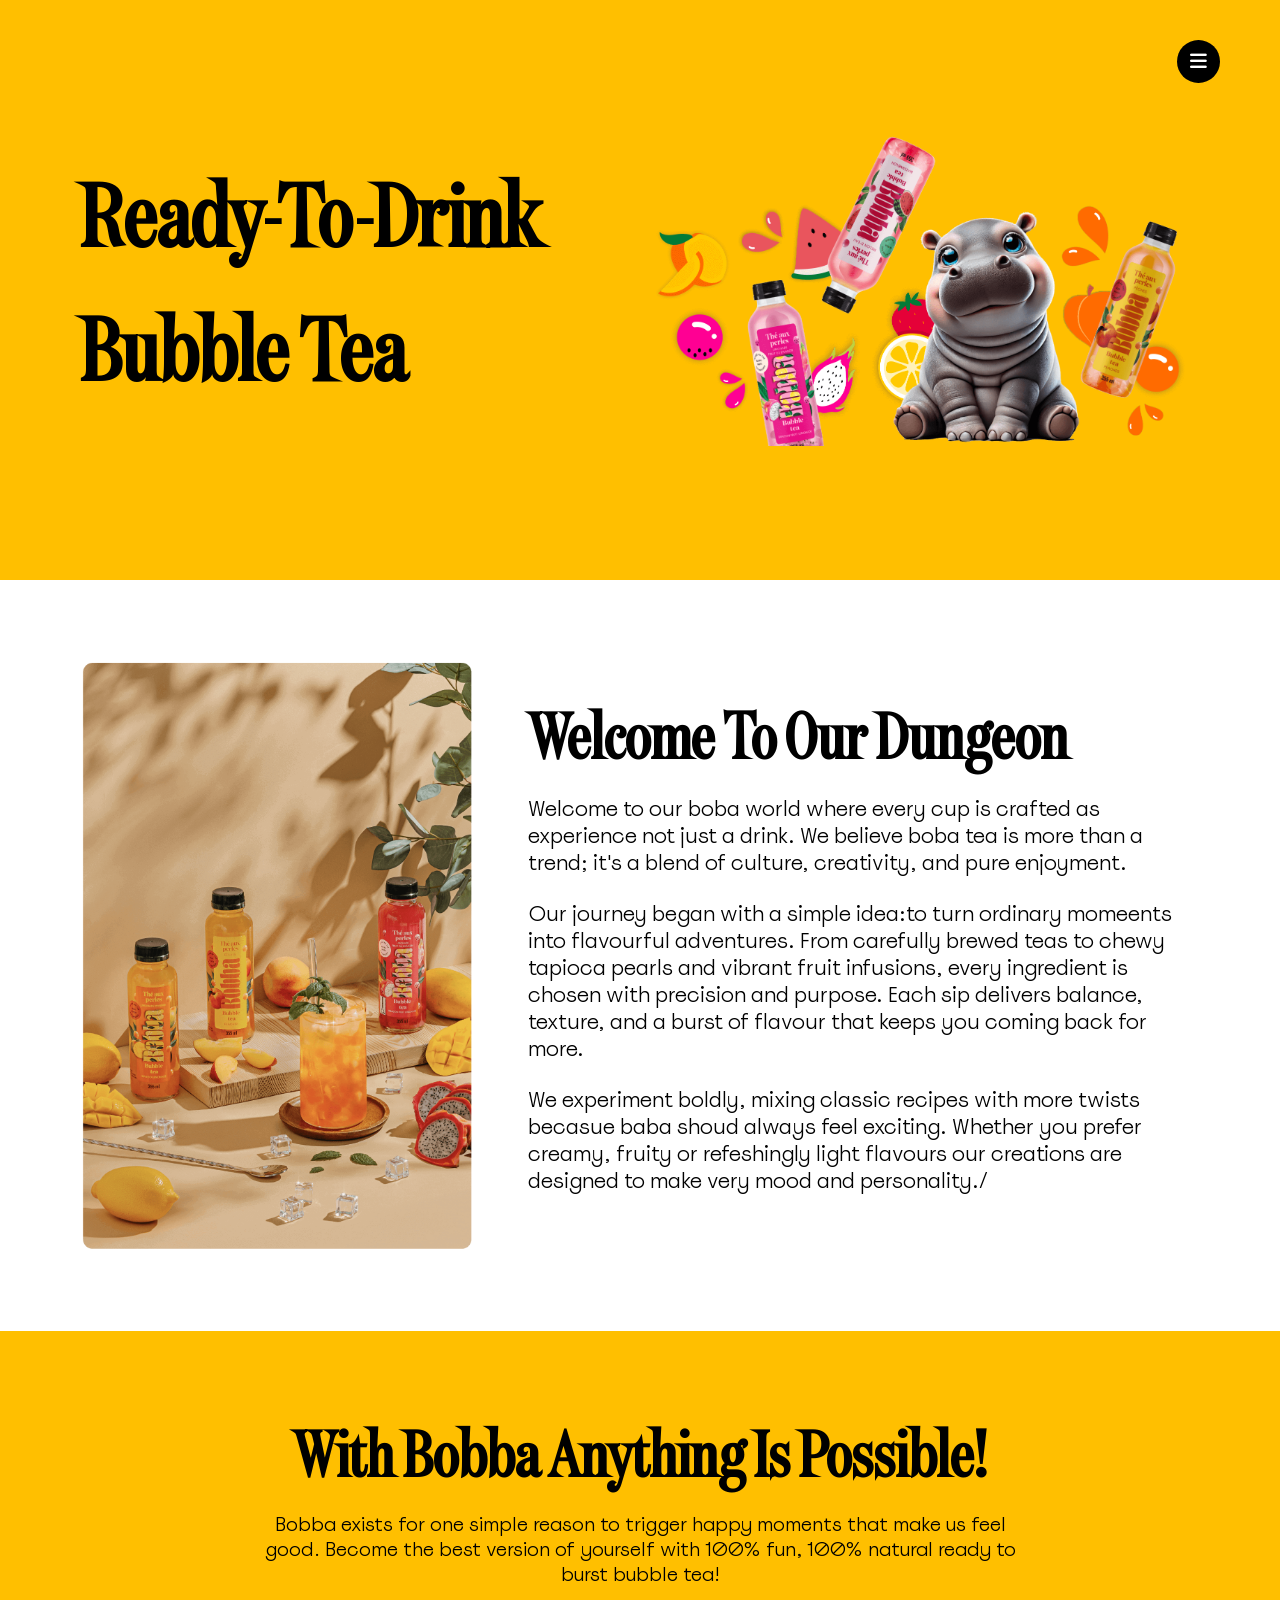
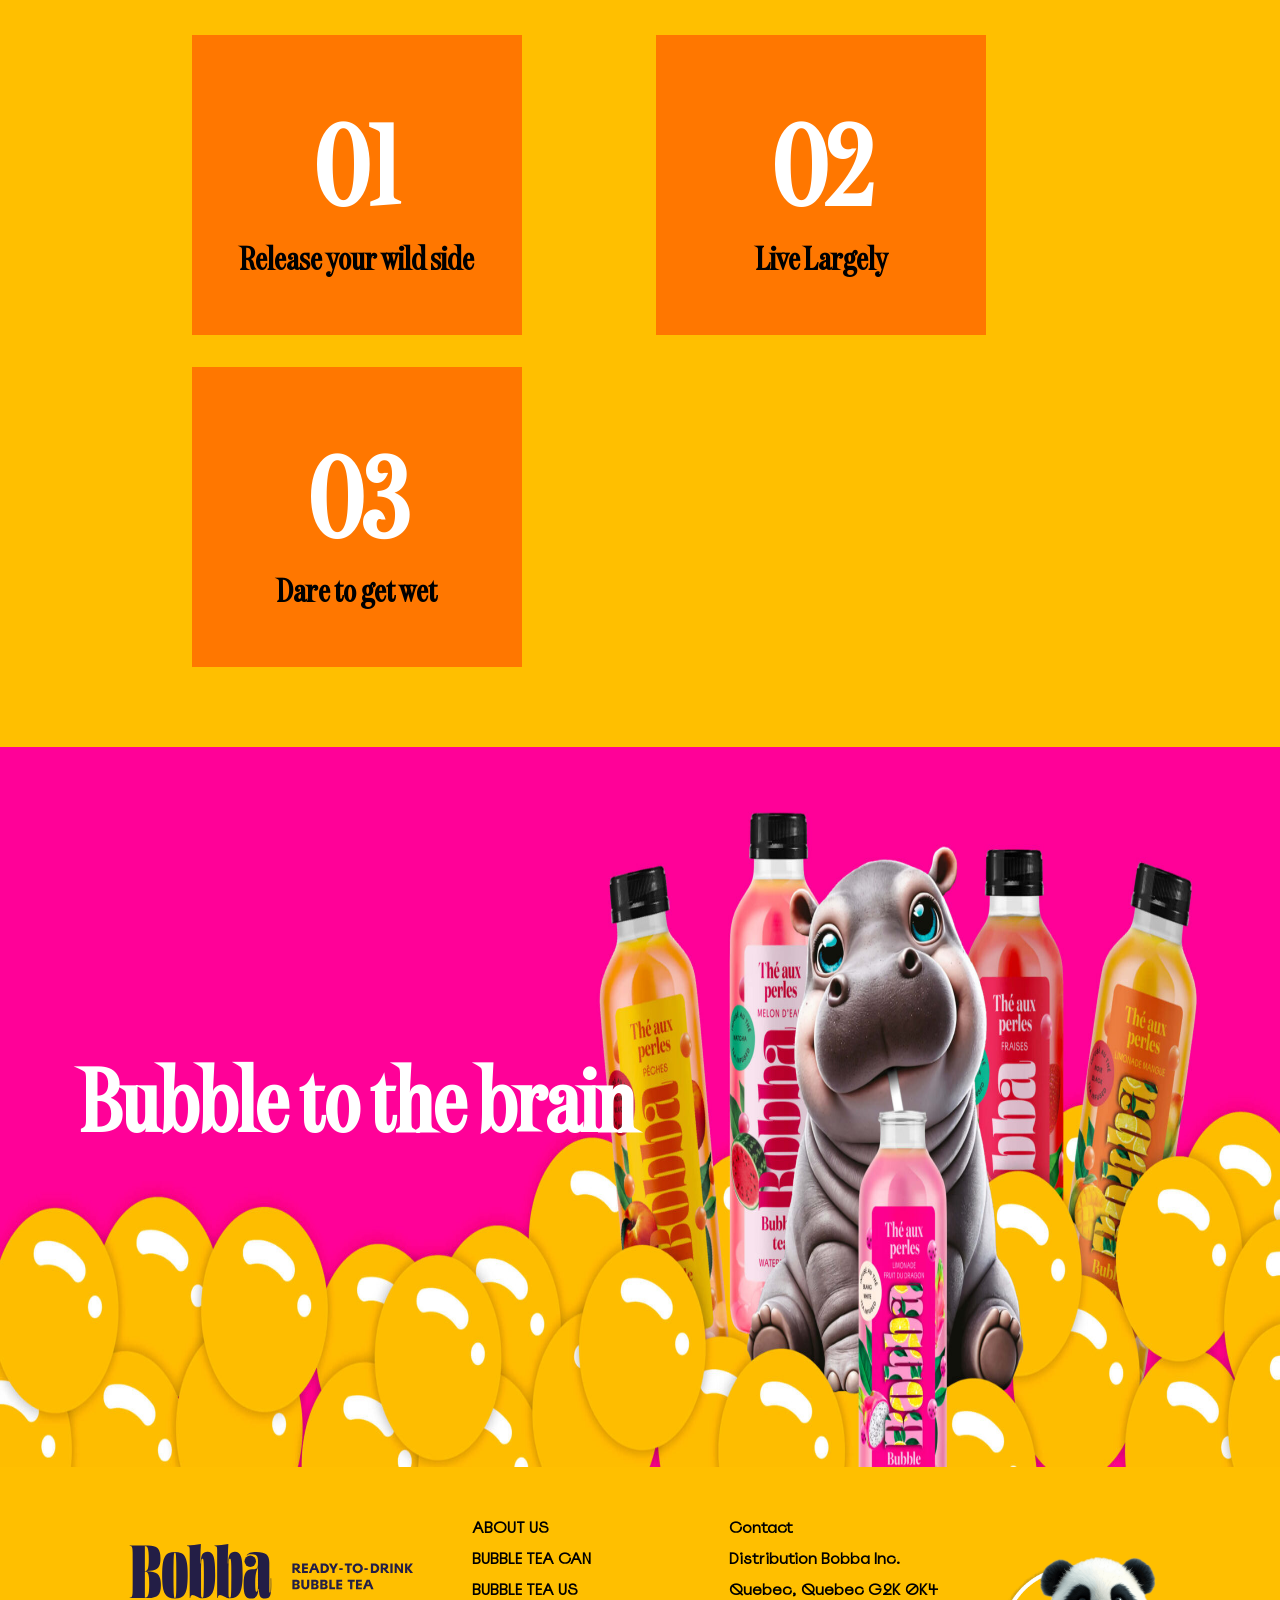
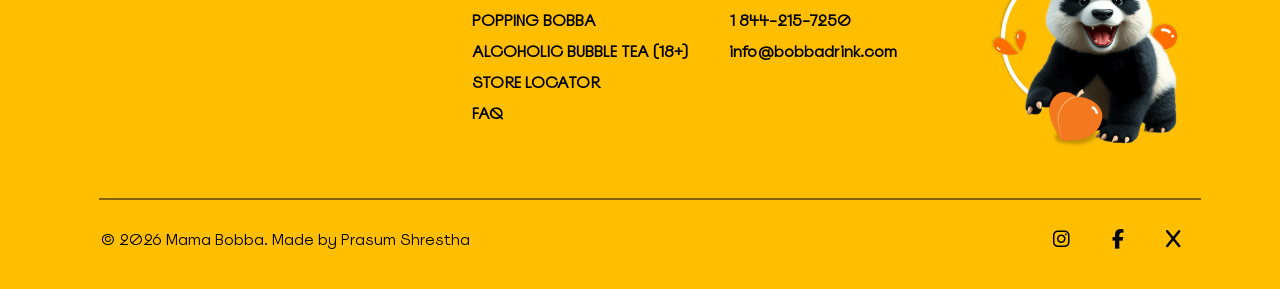
<file: aboutus.html>
<!DOCTYPE html>
<html lang="en">

<head>
    <meta charset="UTF-8">
    <meta name="viewport" content="width=device-width, initial-scale=1.0">
    <title>Ready To Drink Bubble Tea</title>
    <link rel="stylesheet" href="https://cdnjs.cloudflare.com/ajax/libs/font-awesome/6.5.1/css/all.min.css"
        integrity="sha512-DTOQO9RWCH3ppGqcWaEA1BIZOC6xxalwEsw9c2QQeAIftl+Vegovlnee1c9QX4TctnWMn13TZye+giMm8e2LwA=="
        crossorigin="anonymous" referrerpolicy="no-referrer" />
    <link rel="stylesheet" href="perm.css">
    <style>
        @font-face {
            font-family: boba;
            src: url(fonts/subset-DomaineDisplayCd-Regular.woff2);
        }

        @font-face {
            font-family: boba1;
            src: url(fonts/fa-brands-400.woff2);
        }

        @font-face {
            font-family: boba2;
            src: url(fonts/subset-Spoof-Light.woff2);
        }

        * {
            margin: 0;
            padding: 0;
        }

        body {
            margin: 0;
            padding: 0;
            box-sizing: border-box;
            font-family: Arial, sans-serif;
            font-family: boba;
            background: linear-gradient(45deg,red,orange);
        }
        
        .hero {
            display: flex;
            height: 60vh;
            background-color: rgb(255, 191, 0);
            padding: 20px 80px 20px 80px;
        }

        .hero-first {
            display: flex;
            flex-direction: column;
            justify-content: center;
            width: 50%;
        }

        .hero-first h1 {
            font-size: 5.5rem;
        }

        .hero-second {
            display: flex;
            justify-content: center;
            align-items: center;
            width: 50%;
        }

        .hero-second img {
            width: 100%;
        }

        .welcome {
            display: flex;
            padding: 80px;
            background-color: white;
        }

        .welcome-first {
            display: flex;
            width: 40%;
        }

        .welcome-first img {
            width: 88%;
        }

        .welcome-second {
            display: flex;
            flex-direction: column;
            justify-content: center;
            width: 60%;
            font-size: 1.3rem;

        }

        .welcome-second p {
            font-family: boba2;
            margin-bottom: 1.5rem;
        }

        .emotion {
            display: flex;
            flex-direction: column;
            align-items: center;
            padding: 80px;
            background-color: rgb(255, 191, 0);
        }

        h1 {
            font-size: 4rem;
            margin-bottom: 1.1rem;
        }

        p {
            font-family: boba2;
        }

        a {
            text-decoration: none;
            color: black;
        }

        .emotion .header {
            display: flex;
            flex-direction: column;
            align-items: center;
            text-align: center;
            margin-bottom: 3rem;
            font-size: 1.2rem;
            width: 70%;
        }

        .cards {
            display: grid;
            grid-template-columns: repeat(auto-fill, minmax(330px, 1fr));
            width: 80%;
            gap: 2rem;

        }

        .card {
            display: flex;
            flex-direction: column;
            justify-content: center;
            align-items: center;
            width: 330px;
            height: 300px;
            background-color: rgb(255, 119, 0);
            perspective: 1000px;
            transform-style: preserve-3d;
            transition: transform 0.8s ease;
        }

        .card h1 {
            font-size: 7rem;
            color: white;
            margin-bottom: 0;
        }

        .card h3 {
            font-size: 2rem;
            text-align: center;
        }

        .card-front,
        .card-back {
            position: absolute;
            backface-visibility: hidden;
            border-radius: 20px;
            display: flex;
            flex-direction: column;
            justify-content: center;
            align-items: center;
            padding: 20px;
            text-align: center;
        }

        .card-back {
            transform: rotateY(180deg);
        }

        .card-back h3 {
            font-size: 2rem;
            margin-bottom: 0.5rem;
        }

        .card-back p {
            font-size: 1.2rem
        }

        .rotated {
            transform: rotateY(180deg);
        }

        .brain {
            display: flex;
            height: 80vh;
        }

        .brain-first {
            display: flex;
            width: 100%;
        }

        .brain-first img {
            width: 100%;
            z-index: 0;
        }

        .brain-second {
            display: flex;
            position: absolute;
            justify-content: center;
            align-items: center;
            height: 80vh;
            color: white;
            z-index: 1;
            padding-left: 80px;
        }

        .brain-second h1 {
            font-size: 5.5rem;
        }

        


    </style>
</head>

<body>
    <div class="loader">
        <h1>BOBBA</h1>
    </div>
    <div class="nav-container">
        <div class="nav">
        <ul>
            <li><a href="index.html"><i class="fas fa-home"></i> Home</a></li>
            <li><a href="aboutus.html"><i class="fas fa-circle-info"></i> About Us</a></li>
            <li><a href="faq.html"><i class="fas fa-question"></i> FAQ</a></li>
            <li><a href="wheretobuy.html"><i class="fas fa-store"></i> Where to buy</a></li>
        </ul>
        </div>
    </div>
    <div class="main">
        <div class="hero">
            <i class="fas fa-bars logo"></i>
            <div class="hero-first">
                <h1>Ready-To-Drink</h1>
                <h1>Bubble Tea</h1>
            </div>
            <div class="hero-second">
                <img src="Img/aboutusimg.png" alt="">
            </div>
        </div>

        <div class="welcome">
            <div class="welcome-first">
                <img src="Img/aboutusimg2.png" alt="">
            </div>
            <div class="welcome-second">
                <h1>Welcome To Our Dungeon</h1>
                <p>Welcome to our boba world where every cup is crafted as experience not just a drink. We believe boba
                    tea
                    is more than a trend; it's a blend of culture, creativity, and pure enjoyment.</p>
                <p>Our journey began with a simple idea:to turn ordinary momeents into flavourful adventures. From
                    carefully
                    brewed teas to chewy tapioca pearls and vibrant fruit infusions, every ingredient is chosen with
                    precision and purpose. Each sip delivers balance, texture, and a burst of flavour that keeps you
                    coming
                    back for more.</p>
                <p>We experiment boldly, mixing classic recipes with more twists becasue baba shoud always feel
                    exciting.
                    Whether you prefer creamy, fruity or refeshingly light flavours our creations are designed to make
                    very
                    mood and personality./</p>
            </div>
        </div>

        <div class="emotion">
            <div class="header">
                <h1>With Bobba Anything Is Possible!</h1>
                <p>Bobba exists for one simple reason to trigger happy moments that make us feel good. Become the best
                    version of yourself with 100% fun, 100% natural ready to burst bubble tea!</p>
            </div>
            <div class="cards">
                <div class="card">
                    <div class="card-front">
                        <h1>01</h1>
                        <h3>Release your wild side</h3>
                    </div>
                    <div class="card-back">
                        <h3>Release your wild side</h3>
                        <p>A sip of Bobba and you will dive into a world of completely delirious natural flavours!</p>
                    </div>
                </div>
                <div class="card">
                    <div class="card-front">
                        <h1>02</h1>
                        <h3>Live Largely</h3>
                    </div>
                    <div class="card-back">
                        <h3>Live Largely</h3>
                        <p>Why take yourself seriously, seriously? Bobba harnesses creativity and life’s pleasures –
                            everything that matters.</p>
                    </div>
                </div>
                <div class="card">
                    <div class="card-front">
                        <h1>03</h1>
                        <h3>Dare to get wet</h3>
                    </div>
                    <div class="card-back">
                        <h3>Dare to get wet</h3>
                        <p>Mingle with everything that touches you with a Bobba bottle in hand to make your place. We
                            only
                            have one life to live!</p>
                    </div>
                </div>
            </div>
        </div>
        <div class="brain">
            <div class="brain-second">
                <h1>Bubble to the brain</h1>
            </div>
            <div class="brain-first">
                <img src="Img/aboutusimg3.jpg" alt="">
            </div>

        </div>
        <div class="footer">
            <div class="footer-header">
                <div class="footer-first">

                    <div class="footer-logo">
                        <img src="Img/logo.svg" alt="">
                    </div>

                    <div class="footer-about">
                        <h4>ABOUT US</h4>
                        <h4>BUBBLE TEA CAN</h4>
                        <h4>BUBBLE TEA US</h4>
                        <h4>POPPING BOBBA</h4>
                        <h4>ALCOHOLIC BUBBLE TEA (18+)</h4>
                        <h4>STORE LOCATOR</h4>
                        <h4>FAQ</h4>
                    </div>

                    <div class="footer-contact">
                        <h4>Contact</h4>
                        <h4>Distribution Bobba Inc.</h4>
                        <h4>Quebec, Quebec G2K 0K4</h4>
                        <h4>1 844-215-7250</h4>
                        <h4>info@bobbadrink.com</h4>
                    </div>
                    <div class="footer-second">
                        <img src="Img/panda.png" alt="">
                    </div>
                </div>


            </div>
            <hr />
            <div class="footer-footer">
                <p>© 2026 Mama Bobba. Made by Prasum Shrestha</p>
                <div class="social-medias">
                    <a href="https://www.instagram.com/prasum_shrestha/"><i class="fab fa-instagram"></i></a>
                    <a href="https://www.facebook.com/prasum.shrestha.2025"><i class="fab fa-facebook-f"></i></a>
                    <a href="https://x.com/PrasumShrestha"><i class="fab fa-x"></i></a>
                </div>

            </div>
        </div>


    </div>
    <script>
        const cards = document.querySelectorAll('.card');

        cards.forEach(card => {
            card.addEventListener('click', () => {
                card.classList.toggle('rotated');
            });
        });
    </script>
    <script src="script.js"></script>
</body>

</html>
</file>
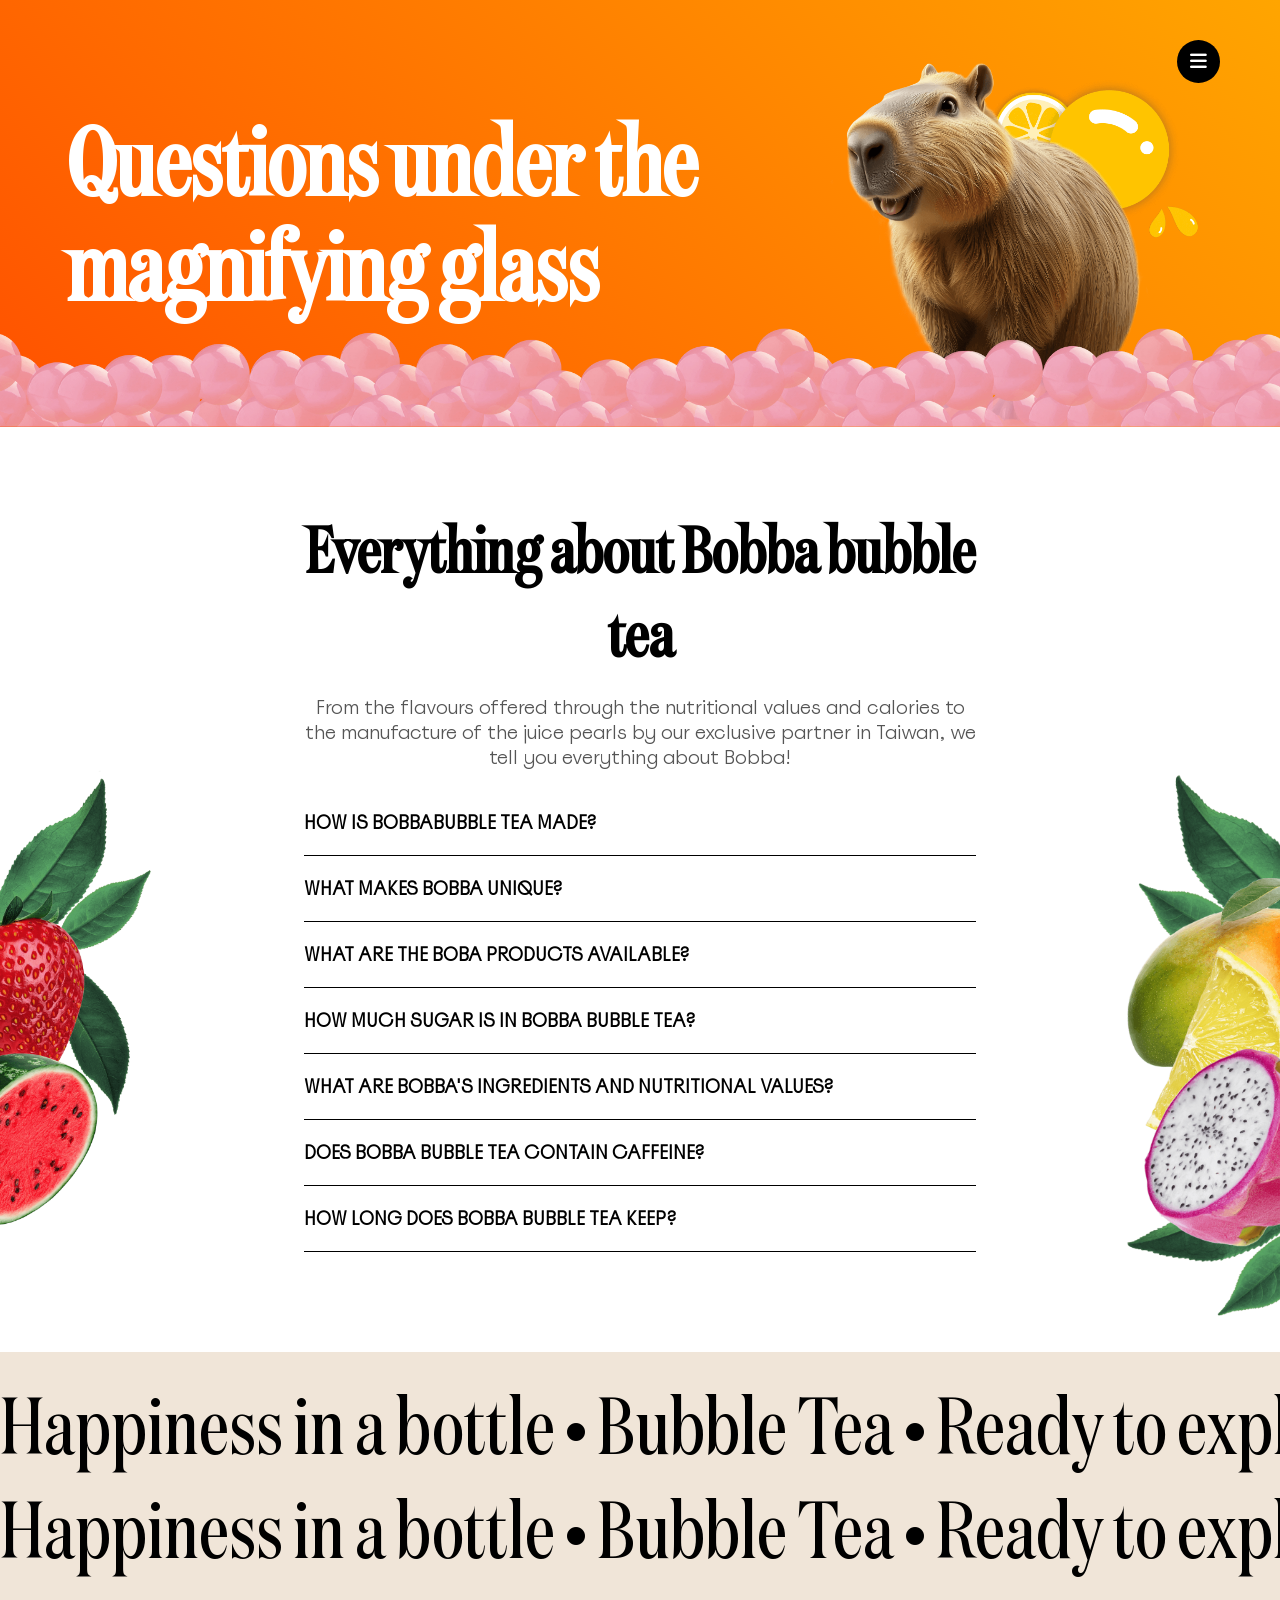
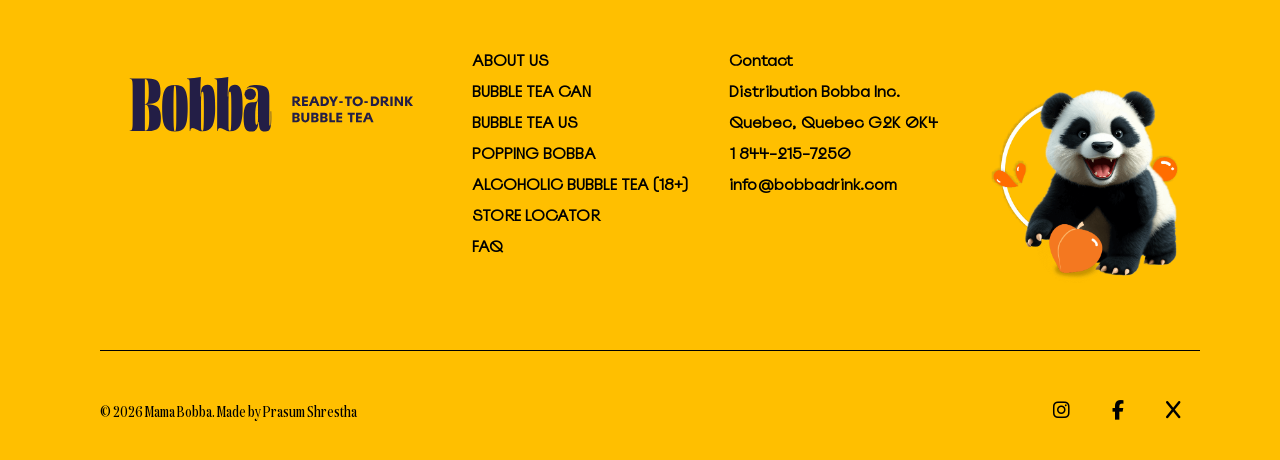
<file: faq.html>
<!DOCTYPE html>
<html lang="en">

<head>
    <meta charset="UTF-8">
    <meta name="viewport" content="width=device-width, initial-scale=1.0">
    <title>Frequently Asked Questions</title>
    <link rel="stylesheet" href="perm.css">
    <link rel="stylesheet" href="https://cdnjs.cloudflare.com/ajax/libs/font-awesome/6.5.1/css/all.min.css"
        integrity="sha512-DTOQO9RWCH3ppGqcWaEA1BIZOC6xxalwEsw9c2QQeAIftl+Vegovlnee1c9QX4TctnWMn13TZye+giMm8e2LwA=="
        crossorigin="anonymous" referrerpolicy="no-referrer" />
    <style>
        .hero {
            display: flex;
            flex-direction: column;
            position: relative;
            padding-top: 40px;

        }

        .hero-first {
            display: flex;
            justify-content: space-around;
        }

        .hero-title {
            display: flex;
            flex-direction: column;
            justify-content: center;
            margin-bottom: 40px;
            font-size: 3rem;
            color: white;
            font-weight: 100;
            line-height: 1.1;
        }

        .hero-first img {
            width: 30%;
        }

        .hero-second {
            display: flex;
            justify-content: center;
        }

        .hero-second img {
            position: absolute;
            width: 100%;
            pointer-events: none;
            transform: translateY(-100%);
        }

        .faq {
            display: flex;
            flex-direction: column;
            justify-content: center;
            align-items: center;
            padding: 80px;
            background-color: white;
        }

        .faq-header {
            display: flex;
            flex-direction: column;
            justify-content: center;
            align-items: center;
            text-align: center;
            width: 60%;
        }

        .faq-header h1 {
            font-size: 4rem;
            margin-bottom: 20px;
        }

        .faq-header p {
            font-size: 1.2rem;
            color: #555;
            font-family: boba2;
        }

        .side-img img:nth-child(1) {
            position: absolute;
            width: 12%;
            right: 0;
        }

        .side-img img:nth-child(2) {
            position: absolute;
            width: 12%;
            left: 0;
        }

        .question-container {
            display: flex;
            flex-direction: column;
            justify-content: center;
            width: 60%;
            margin-top: 40px;
        }

        .question {
            display: flex;
            flex-direction: column;
            font-family: boba2;
            height: 25px;
            overflow: hidden;
            transition: height 0.4s ease;
        }

        .answer h3 {
            cursor: pointer;
        }

        .answer {
            overflow: hidden;
            transition: all 0.4s ease;
        }

        .open {
            height: 150px;
            transition: height 0.4s ease;
        }

        .answer p {
            font-size: 1.1rem;
            color: #555;
            margin-top: 10px;
        }

        hr {
            border: none;
            border-top: 1px solid black;
            margin: 20px 0;
        }
    </style>
</head>

<body>
    <div class="loader">
    <h1>BOBBA</h1>
  </div>
    <div class="nav-container ">
        <div class="nav">
            <ul>
                <li><a href="index.html"><i class="fas fa-home"></i> Home</a></li>
                <li><a href="aboutus.html"><i class="fas fa-circle-info"></i> About Us</a></li>
                <li><a href="faq.html"><i class="fas fa-question"></i> FAQ</a></li>
                <li><a href="wheretobuy.html"><i class="fas fa-store"></i> Where to buy</a></li>
            </ul>
        </div>
    </div>
    <div class="main">
        <div class="hero">
            <i class="fas fa-bars logo"></i>
            <div class="hero-first">
                <div class="hero-title">
                    <h1>Questions under the </h1>
                    <h1>magnifying glass</h1>
                </div>
                <img src="Img/capibara.png" alt="">
            </div>
            <div class="hero-second">
                <img src="Img/bobba-bulles.png" alt="">
            </div>
        </div>

        <div class="faq">
            <div class="faq-header">
                <h1>Everything about Bobba bubble tea</h1>
                <p>From the flavours offered through the nutritional values and calories to the manufacture of the juice
                    pearls by our exclusive partner in Taiwan, we tell you everything about Bobba!</p>
            </div>
            <div class="side-img">
                <img src="Img/bobba-fruits-droite-accueil.png" alt="">
                <img src="Img/bobba-fruits-gauche-accueil.png" alt="">
            </div>
            <div class="question-container">
                <div class="question">
                    <h3>HOW IS BOBBABUBBLE TEA MADE?</h3>

                        <p>Making Bobba ready-to-drink bubble tea is serious business! </p>
                        <p> We start by crafting our unique juice pearls in Taiwan, using only the finest ingredients.
                            These pearls are then carefully blended with our delicious tea and natural flavors to create
                            the perfect balance of taste and texture. Each bottle is crafted with care to ensure that
                            every sip delivers the authentic bubble tea experience you love.</p>
                        </div>
                        <hr />
                <div class="question">
                    <h3>WHAT MAKES BOBBA UNIQUE?</h3>
                        <p> Bobba is the very first ready-to-drink bubble tea to make its debut in supermarkets. Its
                            unique pearl, made from real fruit juice and infused tea, contains maximum flavour. No need
                            to go out and wait anymore: you can now get your favourite drink at any time of the day!</p>
                </div>
                <hr />
                <div class="question">
                    <h3>WHAT ARE THE BOBA PRODUCTS AVAILABLE?</h3>
                        <p>Five explosive flavours of ready-to-drink bubble tea are currently on sale:</p>
                        <p>Watermelon-matcha</p>
                        <p>Peaches-black tea</p>
                        <p>Strawberries-matcha</p>
                        <p>Mango lemonade-black tea</p>
                        <p>Dragon fruit lemonade-white tea</p>
                        <p>Strawberry mojito mocktail-matcha</p>
                        <p>Blueberry sangria mocktail-black tea</p>
                    </div>
                    <hr/>
                <div class="question">
                    <h3>HOW MUCH SUGAR IS IN BOBBA BUBBLE TEA?</h3>
                        <p>Each bottle of Bobba bubble tea contains less than 15 grams of sugar – compared to 100 grams
                            of sugar for an in-store beverage. Another good reason to love Bobba!</p>
                        </div>
                        <hr />
                <div class="question">
                        <h3>WHAT ARE BOBBA'S INGREDIENTS AND NUTRITIONAL VALUES?</h3>                       
                        <p>Bobba bubble tea is made with an infusion of real tea and unique fruit juice pearls. Each
                            bottle contains less than 15 grams of sugar, making it a delicious and healthier alternative
                            to traditional bubble tea.
                        </p>
                    </div>
                    <hr />
                <div class="question">
                    <h3>DOES BOBBA BUBBLE TEA CONTAIN CAFFEINE?</h3>
                        <p>Since Bobba bubble tea is made from an infusion of matcha tea, black tea or white tea, there is indeed a minimum level of caffeine.Matcha-infused flavours contain around 20-30 mg per bottle, which is 3 times less than coffee.</p>
                    </div>
                    <hr />
                <div class="question">
                    <h3>HOW LONG DOES BOBBA BUBBLE TEA KEEP?</h3>
                        <p>Each bottle of Bobba bubble tea contains less than 15 grams of sugar – compared to 100 grams
                            of sugar for an in-store beverage. Another good reason to love Bobba!</p>
                        </div>
                        <hr />
            </div>
        </div>
        <div class="text-sliding">
            <div class="slide">
                <span>Happiness in a bottle • Bubble Tea • Ready to explode • Creamy Milk •</span>
                <span>Happiness in a bottle • Bubble Tea • Ready to explode • Creamy Milk •</span>
                <span>Happiness in a bottle • Bubble Tea • Ready to explode • Creamy Milk •</span>
            </div>
            <div class="slide1">
                <span>Happiness in a bottle • Bubble Tea • Ready to explode • Creamy Milk •</span>
                <span>Happiness in a bottle • Bubble Tea • Ready to explode • Creamy Milk •</span>
                <span>Happiness in a bottle • Bubble Tea • Ready to explode • Creamy Milk •</span>
            </div>
        </div>
        <div class="footer">
            <div class="footer-header">
                <div class="footer-first">
                    
                    <div class="footer-logo">
                        <img src="Img/logo.svg" alt="">
                    </div>

                    <div class="footer-about">
                        <h4>ABOUT US</h4>
                        <h4>BUBBLE TEA CAN</h4>
                        <h4>BUBBLE TEA US</h4>
                        <h4>POPPING BOBBA</h4>
                        <h4>ALCOHOLIC BUBBLE TEA (18+)</h4>
                        <h4>STORE LOCATOR</h4>
                        <h4>FAQ</h4>
                    </div>

                    <div class="footer-contact">
                        <h4>Contact</h4>
                        <h4>Distribution Bobba Inc.</h4>
                        <h4>Quebec, Quebec G2K 0K4</h4>
                        <h4>1 844-215-7250</h4>
                        <h4>info@bobbadrink.com</h4>
                    </div>
                    <div class="footer-second">
                        <img src="Img/panda.png" alt="">
                    </div>
                </div>


            </div>
            <hr />
            <div class="footer-footer">
                <p>© 2026 Mama Bobba. Made by Prasum Shrestha</p>
                <div class="social-medias">
                    <a href="https://www.instagram.com/prasum_shrestha/"><i class="fab fa-instagram"></i></a>
                    <a href="https://www.facebook.com/prasum.shrestha.2025"><i class="fab fa-facebook-f"></i></a>
                    <a href="https://x.com/PrasumShrestha"><i class="fab fa-x"></i></a>
                </div>

            </div>
        </div>
    </div>
    <script src="script.js"></script>
    <script>
        const questions = document.querySelectorAll(".question");
        questions.forEach((question) => {
            question.addEventListener('click', () => {
                question.classList.toggle('open');
            });
        });
    </script>
</body>

</html>
</file>
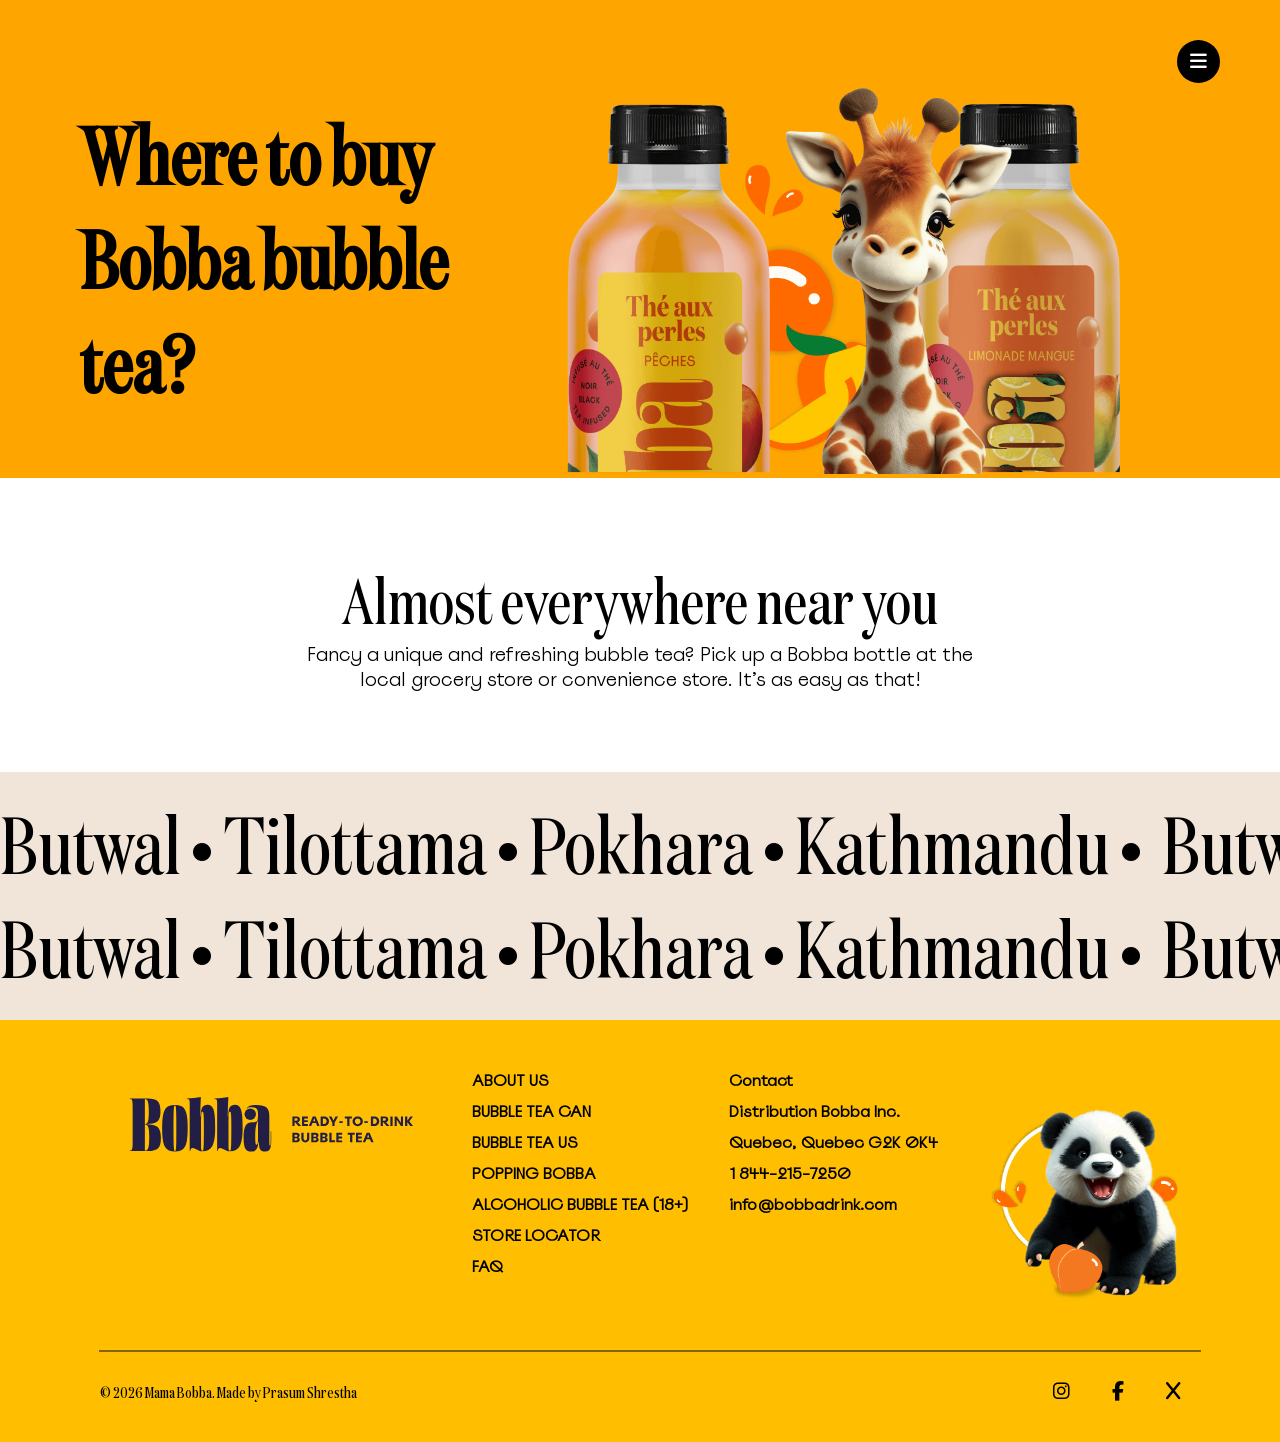
<file: wheretobuy.html>
<!DOCTYPE html>
<html lang="en">
<head>
    <meta charset="UTF-8">
    <meta name="viewport" content="width=device-width, initial-scale=1.0">
    <link rel="stylesheet" href="https://cdnjs.cloudflare.com/ajax/libs/font-awesome/6.4.0/css/all.min.css">
    <link rel="stylesheet" href="perm.css">
    <title>Where to Buy</title>
    <style>
        .hero{
            display: flex;
            padding: 80px;
            align-items: center;
            justify-content: space-between;
            background-color: orange;
            padding-bottom: 0;
        }
        .hero-first{
            display: flex;
        }
        .title{
            display: flex;
            flex-direction: column;
            font-size: 2.5rem;
            font-weight: lighter;
            margin-bottom: 40px;
        }
        .hero-second{
            width: 60%;
        }
        .hero-second img{
            width: 90%;
        }
        .where{
            display: flex;
            justify-content: center;
            align-items: center;
            padding: 80px;
            background-color: white;
        }
        .where-title{
            display: flex;
            flex-direction: column;
            width: 60%;
            text-align: center;
        }
        .where-title h1{
            font-size: 4rem;
            font-weight: lighter;
        }
        .where-title p{
            font-size: 1.2rem;
            font-weight: lighter;
            font-family: boba2;
        }
    </style>
</head>
<body>
    <div class="loader">
        <h1>BOBBA</h1>
    </div>
    <div class="nav-container">
        <div class="nav">
        <ul>
            <li><a href="index.html"><i class="fas fa-home"></i> Home</a></li>
            <li><a href="aboutus.html"><i class="fas fa-circle-info"></i> About Us</a></li>
            <li><a href="faq.html"><i class="fas fa-question"></i> FAQ</a></li>
            <li><a href="wheretobuy.html"><i class="fas fa-store"></i> Where to buy</a></li>
        </ul>
        </div>
    </div>
    <div class="main">

        <div class="hero">
            <i class="fas fa-bars logo"></i>
            <div class="hero-first">
                <div class="title">
                    <h1>Where to buy</h1>
                    <h1>Bobba bubble tea?</h1>
                </div>
            </div>
            <div class="hero-second">
                <img src="Img/giraffe.png" alt="">
            </div>
    </div>
    <div class="where">
        <div class="where-title">
            <h1>Almost everywhere near you</h1>
            <p>Fancy a unique and refreshing bubble tea? Pick up a Bobba bottle at the local grocery store or convenience store. It’s as easy as that!</p>
        </div>
    </div>
    <div class="text-sliding">
        <div class="slide">
            <span>Butwal • Tilottama • Pokhara • Kathmandu •</span>
            <span>Butwal • Tilottama • Pokhara • Kathmandu •</span>
            <span>Butwal • Tilottama • Pokhara • Kathmandu •</span>
        
      </div>
      <div class="slide1">
        <span>Butwal • Tilottama • Pokhara • Kathmandu •</span>
        <span>Butwal • Tilottama • Pokhara • Kathmandu •</span>
        <span>Butwal • Tilottama • Pokhara • Kathmandu •</span>
    </div>
</div>
<div class="footer">
    <div class="footer-header">
        <div class="footer-first">
            
            <div class="footer-logo">
                <img src="Img/logo.svg" alt="">
            </div>
            
            <div class="footer-about">
                <h4>ABOUT US</h4>
                        <h4>BUBBLE TEA CAN</h4>
                        <h4>BUBBLE TEA US</h4>
                        <h4>POPPING BOBBA</h4>
                        <h4>ALCOHOLIC BUBBLE TEA (18+)</h4>
                        <h4>STORE LOCATOR</h4>
                        <h4>FAQ</h4>
                    </div>

                    <div class="footer-contact">
                        <h4>Contact</h4>
                        <h4>Distribution Bobba Inc.</h4>
                        <h4>Quebec, Quebec G2K 0K4</h4>
                        <h4>1 844-215-7250</h4>
                        <h4>info@bobbadrink.com</h4>
                    </div>
                    <div class="footer-second">
                        <img src="Img/panda.png" alt="">
                    </div>
                </div>
                

            </div>
            <hr />
            <div class="footer-footer">
                <p>© 2026 Mama Bobba. Made by Prasum Shrestha</p>
                <div class="social-medias">
                    <a href="https://www.instagram.com/prasum_shrestha/"><i class="fab fa-instagram"></i></a>
                    <a href="https://www.facebook.com/prasum.shrestha.2025"><i class="fab fa-facebook-f"></i></a>
                    <a href="https://x.com/PrasumShrestha"><i class="fab fa-x"></i></a>
                </div>
                
            </div>
        </div>
    </div>
    <script src="script.js"></script>
</body>
</html>
</file>
<file: perm.css>
@font-face {
        font-family: boba;
        src: url(fonts/subset-DomaineDisplayCd-Regular.woff2);
    }

    @font-face {
        font-family: boba1;
        src: url(fonts/fa-brands-400.woff2);
    }

    @font-face {
        font-family: boba2;
        src: url(fonts/subset-Spoof-Light.woff2);
    }

    * {
        margin: 0;
        padding: 0;
    }

    html body {
        margin: 0;
        padding: 0;
        box-sizing: border-box;
        font-family: Arial, sans-serif;
        font-family: boba;
        background: linear-gradient(45deg,red,orange);
        scroll-behavior: smooth;
    }
    .nav-container {
      display: none;
      position: fixed;
      width: 100%;
      height: 100%;
      z-index: 0;
      top: 0;
      right: 0;
      transition: all 0.3s ease;
    }

    .active {
      display: block;
    }
    

    .loader {
      display: flex;
      justify-content: center;
      align-items: center;
      position: fixed;
      width: 100%;
      height: 100%;
      background-color: #ffb700;
      z-index: 9999;
      font-weight: 1000;
    }

    .loader h1 {
      font-size: 3rem;
      animation: rotate 1.5s ease-in-out;
    }

    @keyframes rotate {
      0% {
        transform: rotate(-360deg);
        scale: 1.2;

      }

      100% {
        transform: rotate(360deg);
        scale: 0.6;
        opacity: 0.7;
      }
    }
    .nav {
      display: flex;
      justify-content: center;
      align-items: center;
      position: absolute;
      height: 100%;
      right: 0;
      width: 20%;
    }

    .nav ul {
      display: flex;
      flex-direction: column;
      list-style: none;
      gap: 20px;
      font-family: boba2;

    }

    .nav ul li {
      margin: 0 20px;
    }

    .nav ul li a {
      text-decoration: none;
      color: white;
      font-size: 1.5rem;
      font-weight: 500;
      transition: all 0.3s ease;
      font-weight: bold;
    }

    .logo {
      position: fixed;
      box-sizing: border-box;
      padding: 12px 13px;
      border-radius: 50%;
      font-size: 1.2rem;
      background-color: white;
      margin: 40px 60px 0 0;
      right: 0;
      top: 0;
      filter: invert(1);
      cursor: pointer;
      z-index: 6969;
    }

    .main {
      transition: all 0.6s ease;
    }

    .naved {
      transform: translateX(-20%);
    }
    .footer {
            display: flex;
            flex-direction: column;
            align-items: center;
            background-color: rgb(255, 191, 0);
            padding: 50px 80px 20px 100px;
        }

        .footer-header {
            display: flex;
            width: 100%;
        }

        .footer-first {
            display: flex;
            justify-content: space-between;
            width: 100%;
            padding-bottom: 40px;
        }

        .footer-logo {
            width: 30%;
        }

        .footer-second {
            display: flex;
            width: 20%;
        }

        .footer-second img {
            width: 100%;
        }

        .footer-about {
            display: flex;
            flex-direction: column;
            font-family: boba2;
            font-weight: 100;
            gap: 10px;
        }

        .footer-contact {
            display: flex;
            flex-direction: column;
            font-family: boba2;
            font-weight: 100;
            gap: 10px;
        }

        .footer-footer {
            display: flex;
            justify-content: space-between;
            align-items: center;
            margin-top: 10px;
            width: 100%;
        }

        .footer-footer i {
            padding: 20px;
            font-size: 1.2rem;
            cursor: pointer;
        }

        hr {
            width: 100%;
            border: 0.5px solid rgba(0, 0, 0, 0.481);
        }
        .text-sliding {
      width: 100%;
      overflow: hidden;
      padding: 20px 0;
      background-color: #f0e5d8;
    }

    .slide {
      display: flex;
      text-align: center;
      width: max-content;
      animation: slide 10s linear infinite;
    }

    .slide1 {
      display: flex;
      text-align: center;
      width: max-content;
      animation: slide1 10s linear infinite;
    }

    .text-sliding span {
      font-size: 5rem;
      font-weight: 100;
      margin-right: 20px;
      white-space: nowrap;

    }

    @keyframes slide {
      from {
        transform: translate3d(0, 0, 0);
      }

      to {
        transform: translate3d(-33.333%, 0, 0);
      }
    }

    @keyframes slide1 {
      from {
        transform: translate3d(-33.333%, 0, 0);
      }

      to {
        transform: translate3d(0, 0, 0);
      }
    }
    a {
      text-decoration: none;
      color: black;
    }
</file>
